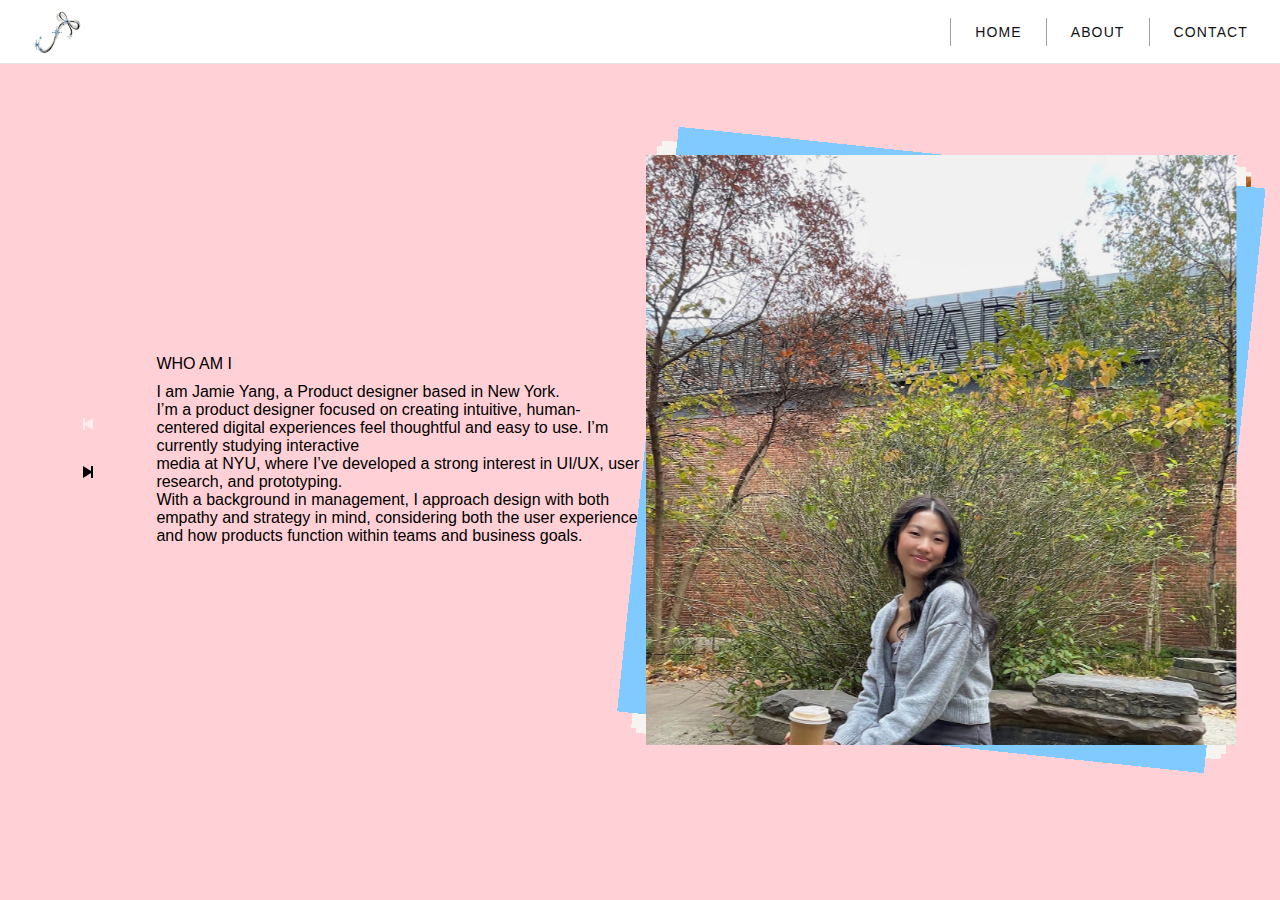
<file: about/index.html>
<!DOCTYPE html>
<html lang="en">

<head>
    <meta charset="UTF-8">
    <meta name="viewport" content="width=device-width, initial-scale=1.0">
    <title>About Jamie Yang</title>
    <link rel="stylesheet" href="./style.css">
    <link rel="icon" type="image/x-icon" href="../img/favicon.png">
    <link href="https://fonts.googleapis.com/css2?family=Roboto:wght@300;400;700&display=swap" rel="stylesheet">

</head>

<body>
    <!-- Main Navigation -->
      <nav id="navbar">
    <div class="nav-left">
        <!-- Replace with your personal icon later -->
        <a href="../index.html">
            <img src="img/logo.png" alt="Personal Icon" class="logo" />
        </a>
    </div>

    <div class="nav-right">
        <span class="vline"></span>
        <a href="../index.html">HOME</a>
        <span class="vline"></span>
        <a href="index.html">ABOUT</a>
        <span class="vline"></span>
        <a href="../contact/index.html">CONTACT</a>
    </div>
    </nav>
    
    <div class="wrapper">
        <div class="controls-btn">
            <div class="next-wrapper">
                <svg xmlns="http://www.w3.org/2000/svg" style="transform: rotate(180deg);" viewBox="0 0 24 24"
                    width="24" height="24" class="next">
                    <path d="M9 18v-5l8 5V6l-8 5V6H7v12z"></path>
                </svg>
            </div>
            <div class="last-wrapper">
                <svg xmlns="http://www.w3.org/2000/svg" viewBox="0 0 24 24" width="24" height="24" class="last">
                    <path d="M9 18v-5l8 5V6l-8 5V6H7v12z"></path>
                </svg>
            </div>
        </div>
        <div class="describe">
        </div>
        <div class="card-slide">
        </div>
    </div>

    <script src="./data.js"></script>
    <script>
        const dwellPosition = window.innerWidth
        const cardSlide = document.querySelector('.card-slide')
        const describe = document.querySelector('.describe')
        const nextWrapper = document.querySelector('.next-wrapper')
        const lastWrapper = document.querySelector('.last-wrapper')
        const last = document.querySelector('.last')
        let cardStackWrapper
        let cardFlagArray = []
        let draggedElement = null;
        const bgColor = ['255,208,213', '164,201,216', '255,188,75']
        
        function dragMouseDown(e) {
            isDragging = true;
            e = e || window.event;
            e.preventDefault();
            draggedElement = e.target
            pos3 = e.clientX;
            pos4 = e.clientY;
            draggedElement.classList.remove('card-stack-wrapper-animating-DMU')
            document.onmouseup = closeDragElement;
            document.onmousemove = elementDrag;
        }
      
        function elementDrag(e) {
            e = e || window.event;
            e.preventDefault();
            draggedElement.style.transition = ''
            pos1 = pos3 - e.clientX;
            pos2 = pos4 - e.clientY;
            pos3 = e.clientX;
            pos4 = e.clientY;
            const moveLegth = draggedElement.offsetLeft - pos1
            draggedElement.style.transform = `rotateX(0) rotateY(0) rotateZ(${moveLegth / dwellPosition * 10}deg) scale(1)`
            draggedElement.style.left = moveLegth + "px";
        }
       
        function closeDragElement(e) {
            draggedElement.style.transition = '.5s ease'
            document.onmouseup = null;
            document.onmousemove = null;
           
            if (Number(draggedElement.style.left.replace("px", "")) > 200 || Number(draggedElement.style.left.replace("px", "")) < -200) {
                
                Number(draggedElement.style.left.replace("px", "")) > 0 ? draggedElement.style.left = dwellPosition + 'px' : draggedElement.style.left = -dwellPosition + 'px';
                moveFun()
            }

            else {
                draggedElement.style.left = "0";
            }
        }
       
        function moveFun() {
            
            cardFlagArray.unshift(cardStackWrapper.pop())
            
            if (cardStackWrapper.length) {
                
                describe.classList.remove('describe-appear-animation')
                describe.classList.add('describe-disappear-animation')
                draggedElement.style.boxShadow = ''
                setTimeout(() => {
                    describe.innerHTML = `<div class="tips">${cardInfo[cardStackWrapper.length - 1].tips}</div>
                                  <div class="content-text">${cardInfo[cardStackWrapper.length - 1].contentText}</div>`
                    document.body.style.background = `rgb(${cardInfo[cardStackWrapper.length - 1].bgColor})`
                    cardStackWrapper[cardStackWrapper.length - 1].style.transition = '.5s ease'
                    cardStackWrapper[cardStackWrapper.length - 1].style.transform = 'rotateX(0) rotateY(0) rotateZ(0) scale(1)'
                    cardStackWrapper[cardStackWrapper.length - 1].style.boxShadow = '2px 5px 27px rgba(0, 0, 0, 0.32)'
                    describe.classList.add('describe-appear-animation')
                    describe.classList.remove('describe-disappear-animation')
                }, 500)

            } else {
                
                cardStackWrapper = cardFlagArray
                cardFlagArray = []
                
                describe.classList.remove('describe-appear-animation')
                describe.classList.add('describe-disappear-animation')
                setTimeout(() => {
                    describe.innerHTML = `<div class="tips">${cardInfo[cardStackWrapper.length - 1].tips}</div>
                                  <div class="content-text">${cardInfo[cardStackWrapper.length - 1].contentText}</div>`
                    document.body.style.background = `rgb(${cardInfo[cardStackWrapper.length - 1].bgColor})`
                    describe.classList.add('describe-appear-animation')
                    describe.classList.remove('describe-disappear-animation')
                    cardStackWrapper.forEach((dom, index) => {
                        
                        if (index !== cardStackWrapper.length - 1) {
                            dom.style.transform = 'rotateX(5deg) rotateY(0.438122deg) rotateZ(4.38122deg) scale(1)'
                        } else {
                            dom.style.transform = ''
                        }
                        dom.style.transition = `.${5 + index}s`
                        dom.style.left = 0
                    })
                }, 500)
            }
            lastBtnColor()
        }
        function nextFun() {
            draggedElement = cardStackWrapper[cardStackWrapper.length - 1]
            draggedElement.style.transition = '.5s ease'
            draggedElement.style.left = dwellPosition + 'px';
            moveFun()
            lastBtnColor()
        }
        function lastFun() {
            if (cardFlagArray.length) {
                cardStackWrapper.push(cardFlagArray.shift())
                draggedElement = cardStackWrapper[cardStackWrapper.length - 1]
                draggedElement.style.transition = '.5s ease'
                draggedElement.style.left = "0";
                lastBtnColor()
            }
        }
        function lastBtnColor() {
            if (!cardFlagArray.length) {
                last.style.fill = 'rgba(255,255,255,0.6)'
            } else {
                last.style.fill = 'rgba(0,0,0,1)'
            }
        }
        // init function
        function init() {
          
            cardInfo.forEach(item => {
                const cardHtml = `<div class="card-stack-wrapper" style='background-image: url(${item.imgUrl});transform:rotateX(5deg) rotateY(0.438122deg) rotateZ(${Math.floor(Math.random() * 9 + 2)}deg) scale(1)'></div>`
                cardSlide.innerHTML += cardHtml;
            })
            cardStackWrapper = Array.apply(null, document.querySelectorAll('.card-stack-wrapper'))
            
            describe.innerHTML = `<div class="tips">${cardInfo[cardStackWrapper.length - 1].tips}</div>
                                  <div class="content-text">${cardInfo[cardStackWrapper.length - 1].contentText}</div>`
            document.body.style.background = `rgb(${cardInfo[cardStackWrapper.length - 1].bgColor})`
            
            cardStackWrapper.forEach(dom => {
                dom.onmousedown = dragMouseDown
            })
            nextWrapper.onclick = nextFun
            lastWrapper.onclick = lastFun
        }
        init()
    </script>
    

</body>

</html>
</file>
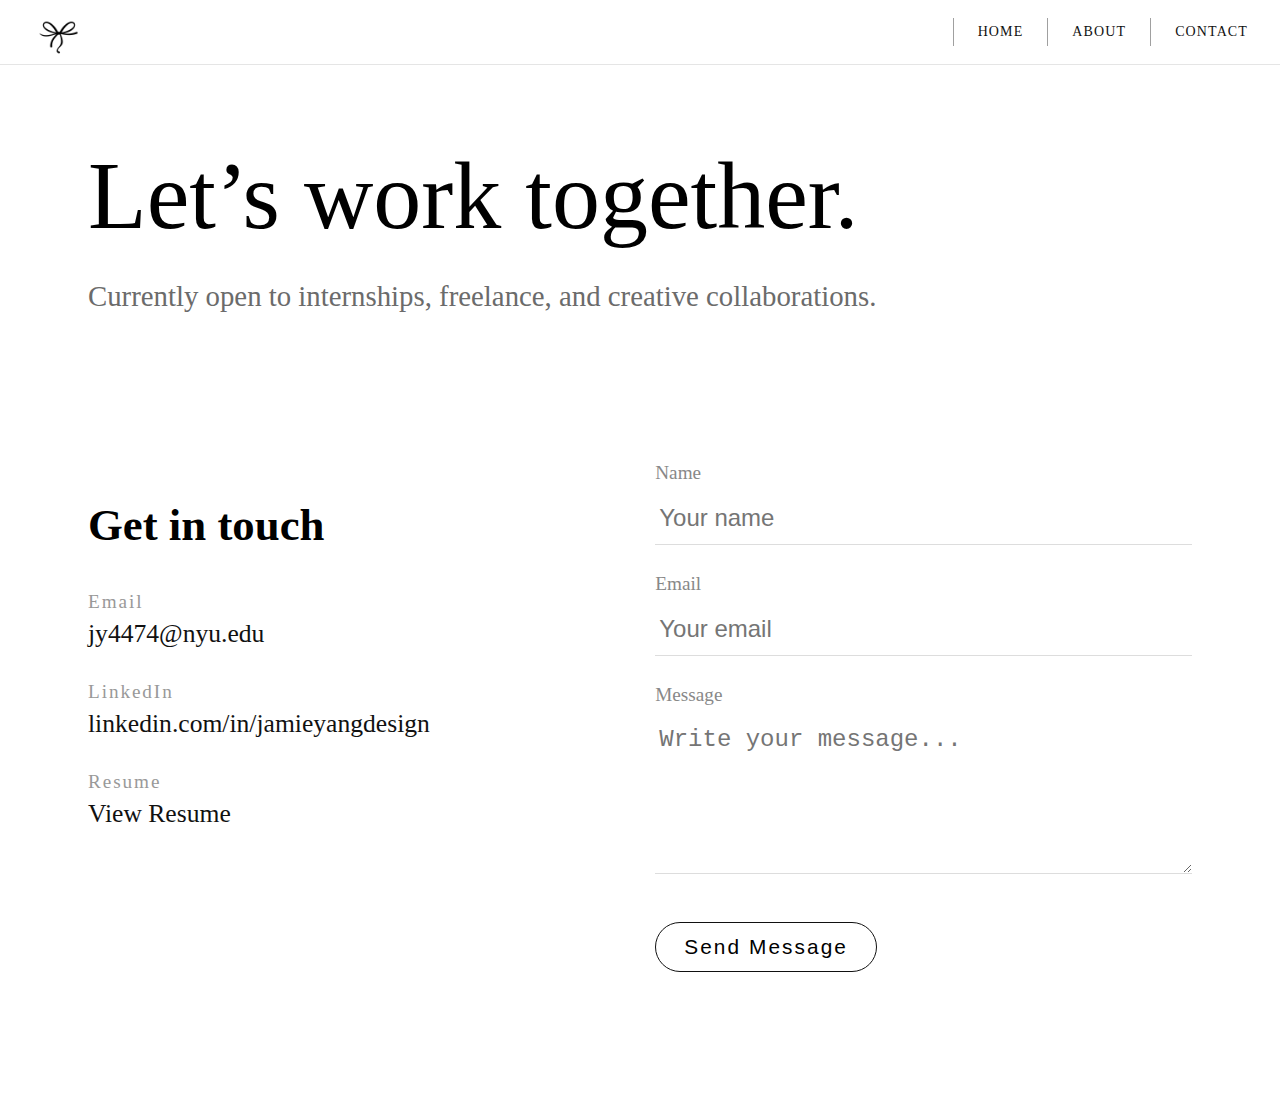
<file: contact/index.html>
<!DOCTYPE html>
<html lang="en">
<head>
  <meta charset="UTF-8">
  <meta name="viewport" content="width=device-width, initial-scale=1.0">
  <title>Contact — Jamie Yang</title>
  <link rel="stylesheet" href="style.css">
</head>

<body>
<!-- Main Navigation -->
        <nav id="navbar">
    <div class="nav-left">
        <!-- Replace with your personal icon later -->
        <a href="../index.html">
            <img src="img/logo.png" alt="Personal Icon" class="logo" />
        </a>
    </div>

    <div class="nav-right">
        <span class="vline"></span>
        <a href="../index.html">HOME</a>
        <span class="vline"></span>
        <a href="../about/index.html">ABOUT</a>
        <span class="vline"></span>
        <a href="index.html">CONTACT</a>
    </div>
    </nav>


<!-- CONTACT HERO -->
<section class="contact-hero">
  <h1>Let’s work together.</h1>
  <p>
    Currently open to internships, freelance, and creative collaborations.
  </p>
</section>


<!-- CONTACT CONTENT -->
<section class="contact-container">

  <!-- LEFT SIDE -->
  <div class="contact-info">
    <h2>Get in touch</h2>

    <div class="contact-item">
      <span>Email</span>
      <a href="mailto:your@email.com">jy4474@nyu.edu</a>
    </div>

    <div class="contact-item">
      <span>LinkedIn</span>
      <a href="https://www.linkedin.com/in/jamieyangdesign" target="_blank">linkedin.com/in/jamieyangdesign</a>
    </div>

    <div class="contact-item">
      <span>Resume</span>
      <a href="#">View Resume</a>
    </div>
  </div>


  <!-- RIGHT SIDE (FORM) -->
  <form class="contact-form">

    <div class="form-group">
      <label>Name</label>
      <input type="text" placeholder="Your name">
    </div>

    <div class="form-group">
      <label>Email</label>
      <input type="email" placeholder="Your email">
    </div>

    <div class="form-group">
      <label>Message</label>
      <textarea rows="5" placeholder="Write your message..."></textarea>
    </div>

    <button type="submit">Send Message</button>

  </form>

</section>

</body>
</html>
</file>
<file: about/style.css>
* {
    box-sizing: border-box;
    margin: 0;
    padding: 0;
  }
  body {
    margin: 0;
    font-family: 'Poppins', sans-serif;
    background-color: #000;
  }
  
  /* Sticky Transparent NavBar */
#navbar {
  position: fixed;
  top: 0;
  left: 0;
  right: 0;
  height: 64px;
  background: #fff;
  padding: 0 32px;
  display: flex;
  align-items: center;
  justify-content: space-between;
  border-bottom: 1px solid #e5e5e5;
  z-index: 1000;
}

.logo {
  height: 54px;
  width: auto;
  position: relative;
  top: 5px;
}

.nav-right {
  display: flex;
  align-items: center;
  gap: 24px;
}

#navbar a {
  color: #111;
  text-decoration: none;
  font-size: 14px;
  letter-spacing: 0.08em;
  font-weight: 500;
}

#navbar a:hover {
  color: #FF80B4;
}

.vline {
  width: 1px;
  height: 28px;
  background: #111;
  opacity: 0.4;
}

html {
    scroll-behavior: smooth;
}
  

  .wrapper {
    width: 100vw;
    height: 100vh;
    position: relative;
    display: flex;
    justify-content: center;
    align-items: center;
    padding: 4.75rem;
    box-sizing: border-box;
  }
  .wrapper .controls-btn {
    display: flex;
    flex-direction: column-reverse;
  }
  .wrapper .controls-btn svg {
    margin: 40% 0;
    cursor: pointer;
  }
  .wrapper .controls-btn .last-wrapper svg {
    fill: rgba(255, 255, 255, 0.6);
  }
  
  .card-slide {
    width: calc(20rem + 30vmin);
    height: calc(20rem + 30vmin);
    right: 10%;
    transform: translateX(-10%);
  }
  .card-slide .card-stack-wrapper {
    width: calc(20rem + 30vmin);
    height: calc(20rem + 30vmin);
    position: absolute;
    left: 0;
    top: 0;
    cursor: grab;
    transform-origin: center center;
    background-color: BLACK;
    background-size: cover;
    background-repeat: no-repeat;
  }
  .card-slide .card-stack-wrapper:last-child {
    transform: rotateX(0) rotateY(0) rotateZ(0) scale(1) !important;
  }
  .card-slide .card-stack-wrapper .card-stack-inner {
    width: 100%;
    height: 100%;
  }
  .card-slide .card-stack-wrapper .card-stack-inner img {
    width: 100%;
    height: 100%;
  }
  .card-slide .card-stack-wrapper:last-child {
    background-color: #000;
    transform: rotateX(0) rotateY(0) rotateZ(0) scale(1);
  }
  .card-slide .card-stack-wrapper:last-child .card-stack-inner {
    box-shadow: rgba(0, 0, 0, 0) 2px 5px 27px;
  }

.about-line {
  border-left: 2px solid rgba(255,255,255,0.2);
  padding-left: 12px;
}

/* make first line stronger (title vibe) */
.about-line:first-child {
  font-size: 2rem;
  color: #ffffff;
}

/* optional: softer fade for rest */
.about-line:not(:first-child) {
  opacity: 0.8;
}
  
  .describe {
    width: 50%;
    display: flex;
    flex-wrap: wrap;
    margin: 0 5%;
  }
  .describe .tips {
    font-size: 1rem;
    font-family: "Poppins", sans-serif;
    margin-bottom: 10px;
  }
  .describe .contnet-text {
    font-size: 2rem;
    font-family: "Poppins", sans-serif;
    cursor: pointer;
  }
  .describe .contnet-text:hover {
    text-decoration: underline;
  }
  
  .card-stack-wrapper-animating-DMD {
    animation: dragMouseDown 0.2s ease-in-out forwards;
  }
  
  .social-media {
    margin-bottom: 10px;
  }
  
  .social-media a {
    margin: 0 10px;
    display: inline-block;
  }
  .social-media img {
    width: 30px;
    height: auto;
    transition: transform 0.3s ease-in-out;
  }
  
  .social-media a:hover img {
    transform: scale(1.1);
  }
  
  
  @keyframes dragMouseDown {
    0% {
      transform: scale(1);
    }
    to {
      transform: scale(1.1);
    }
  }
  .card-stack-wrapper-animating-DMU {
    animation: dragMouseUp 0.2s ease-in-out forwards;
  }
  
  @keyframes dragMouseUp {
    0% {
      transform: scale(1.1);
    }
    to {
      transform: scale(1);
    }
  }
  .describe-disappear-animation {
    animation: opacityDisappear 0.5s ease-in-out forwards;
  }
  
  @keyframes opacityDisappear {
    0% {
      opacity: 1;
    }
    to {
      opacity: 0;
    }
  }
  .describe-appear-animation {
    animation: opacityAppear 0.5s ease-in-out forwards;
  }
  
  @keyframes opacityAppear {
    0% {
      opacity: 0;
    }
    to {
      opacity: 1;
    }
  }
  @media screen and (max-width: 1024px) {
    .wrapper {
      flex-direction: column;
    }
    .wrapper .controls-btn {
      position: absolute;
      left: 10%;
      top: 50%;
      transform: translate(-10%, -50%);
    }
    .wrapper .card-slide {
      width: calc(20rem + 10vw);
      height: calc(20rem + 10vw);
      transform: translateX(0%);
    }
    .wrapper .card-slide .card-stack-wrapper {
      width: calc(20rem + 10vw);
      height: calc(20rem + 10vw);
    }
    .wrapper .describe {
      margin-bottom: 10%;
    }
    .wrapper .describe .contnet-text {
      font-size: 2rem;
    }
  }
</file>
<file: contact/style.css>
#navbar {
  position: fixed;
  top: 0;
  left: 0;
  right: 0;
  height: 64px;
  background: #fff;
  padding: 0 32px;
  display: flex;
  align-items: center;
  justify-content: space-between;
  border-bottom: 1px solid #e5e5e5;
  z-index: 1000;
}

.logo {
  height: 54px;
  width: auto;
  position: relative;
  top: 5px;
}

.nav-right {
  display: flex;
  align-items: center;
  gap: 24px;
}

#navbar a {
  color: #111;
  text-decoration: none;
  font-size: 14px;
  letter-spacing: 0.08em;
  font-weight: 500;
}

#navbar a:hover {
  color: #FF80B4;
}

.vline {
  width: 1px;
  height: 28px;
  background: #111;
  opacity: 0.4;
}

.contact-hero {
  margin-top: 140px;
  padding: 0 80px;
}

.contact-hero h1 {
  font-size: 6rem;
  font-weight: 500;
  margin-bottom: 20px;
}

.contact-hero p {
  font-size: 1.8rem;
  color: #6b6b6b;
}

.contact-container {
  display: grid;
  grid-template-columns: 1fr 1.2fr;
  gap: 120px;
  padding: 120px 80px;
}

.contact-info h2 {
  font-size: 2.8rem;
  margin-bottom: 40px;
}

.contact-item {
  margin-bottom: 32px;
}

.contact-item span {
  display: block;
  font-size: 1.2rem;
  letter-spacing: 0.1em;
  color: #999;
  margin-bottom: 6px;
}

.contact-item a {
  font-size: 1.6rem;
  text-decoration: none;
  color: #111;
  transition: 0.2s ease;
}

.contact-item a:hover {
  color: #FF80B4;
}

.contact-form {
  display: flex;
  flex-direction: column;
  gap: 28px;
}

.form-group {
  display: flex;
  flex-direction: column;
}

.form-group label {
  font-size: 1.2rem;
  color: #888;
  margin-bottom: 8px;
}

.form-group input,
.form-group textarea {
  border: none;
  border-bottom: 1px solid #ddd;
  padding: 12px 4px;
  font-size: 1.5rem;
  outline: none;
  background: transparent;
}

.form-group input:focus,
.form-group textarea:focus {
  border-bottom: 1px solid #111;
}

.contact-form button {
  margin-top: 20px;
  align-self: flex-start;
  padding: 12px 28px;
  border-radius: 40px;
  border: 1px solid #111;
  background: transparent;
  cursor: pointer;
  font-size: 1.3rem;
  letter-spacing: 0.1em;
  transition: 0.3s ease;
}

.contact-form button:hover {
  background: #111;
  color: white;
}

@media (max-width: 768px) {
  .contact-container {
    grid-template-columns: 1fr;
    gap: 60px;
    padding: 80px 24px;
  }

  .contact-hero {
    padding: 0 24px;
  }

  .contact-hero h1 {
    font-size: 3.5rem;
  }
}
</file>
